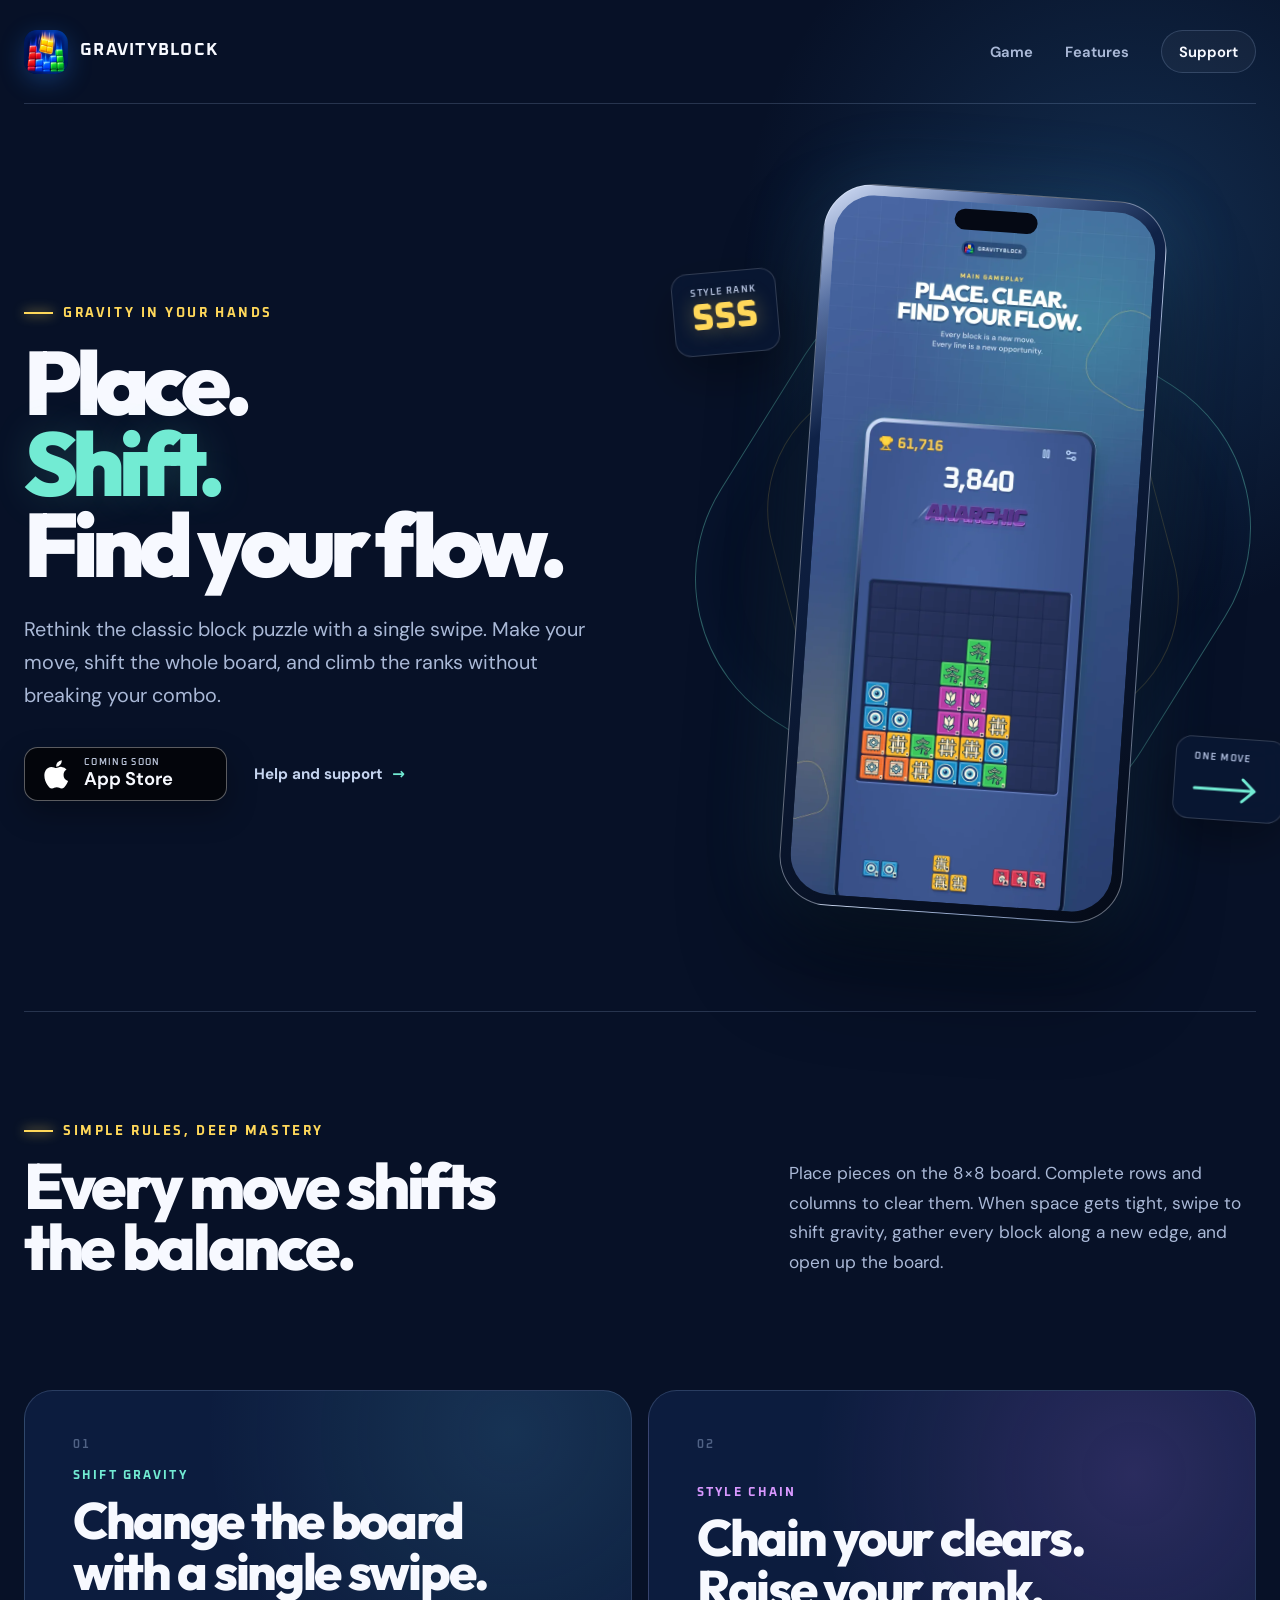
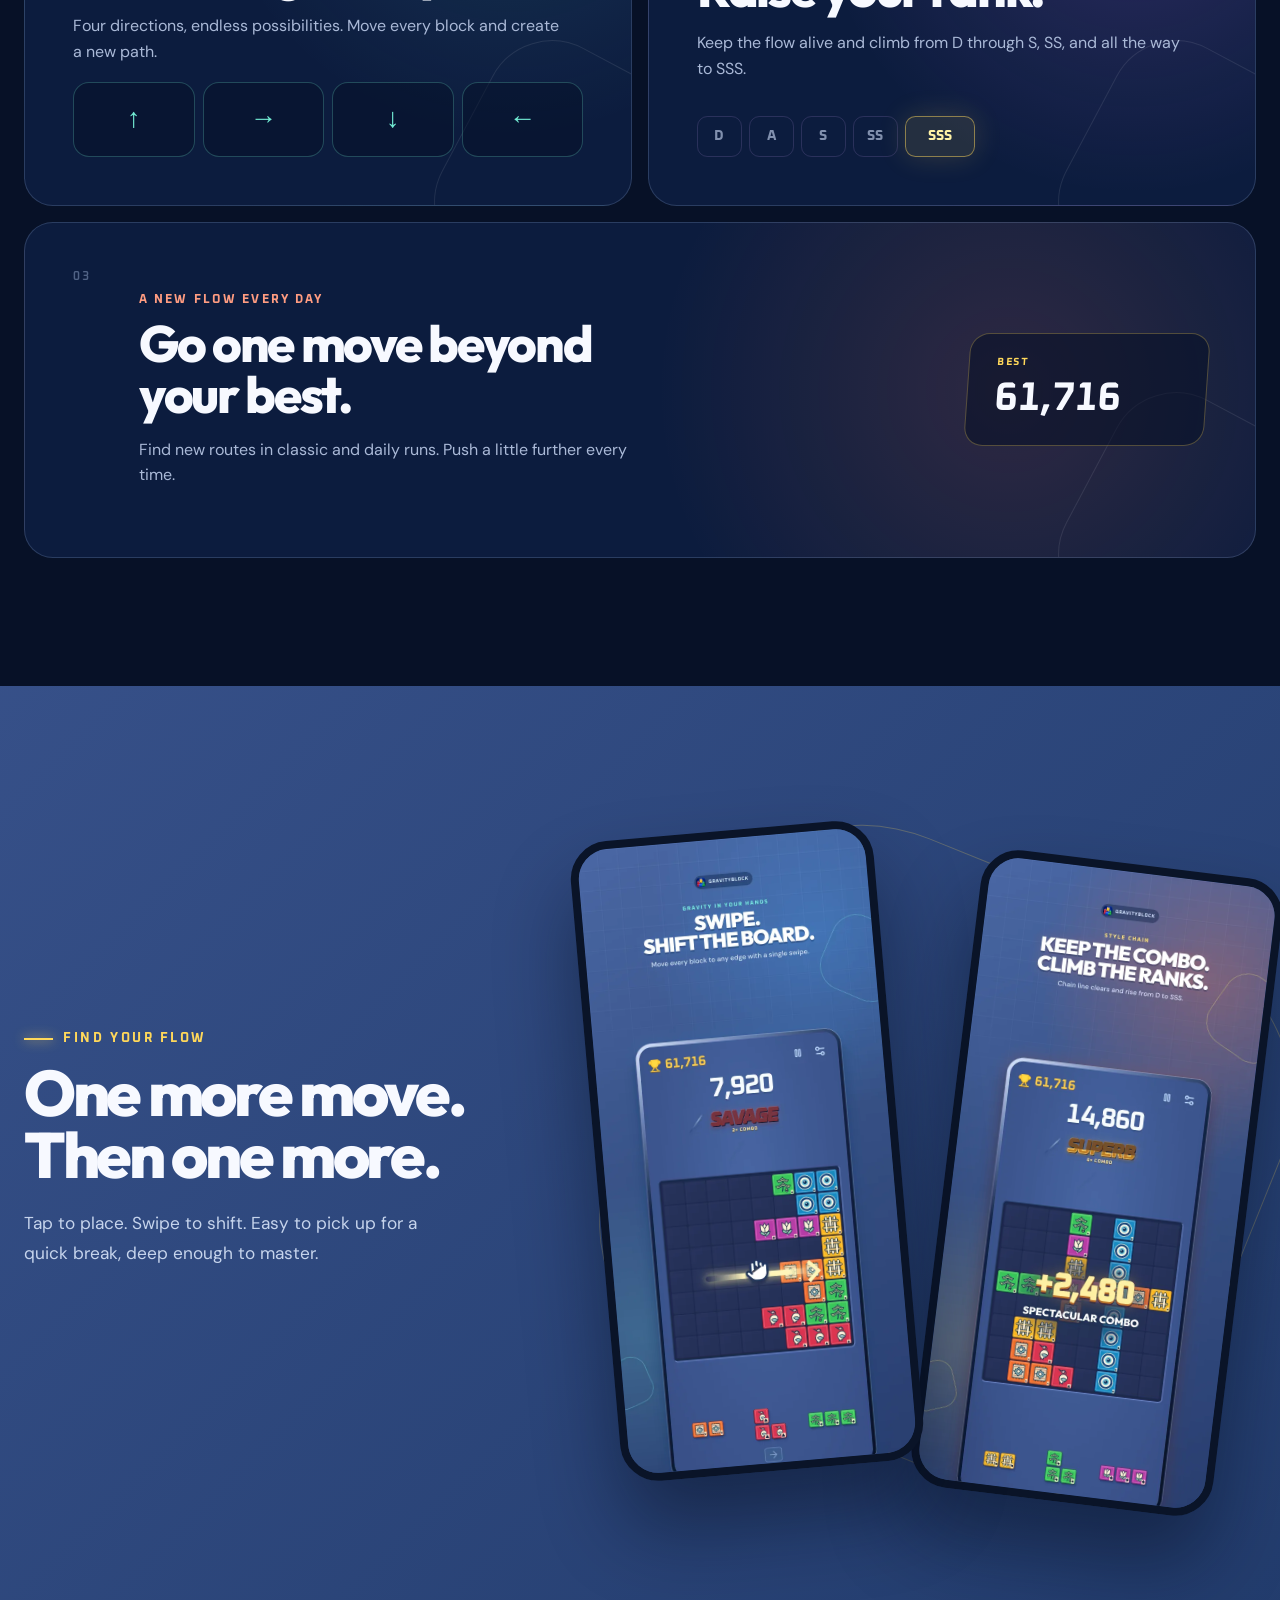
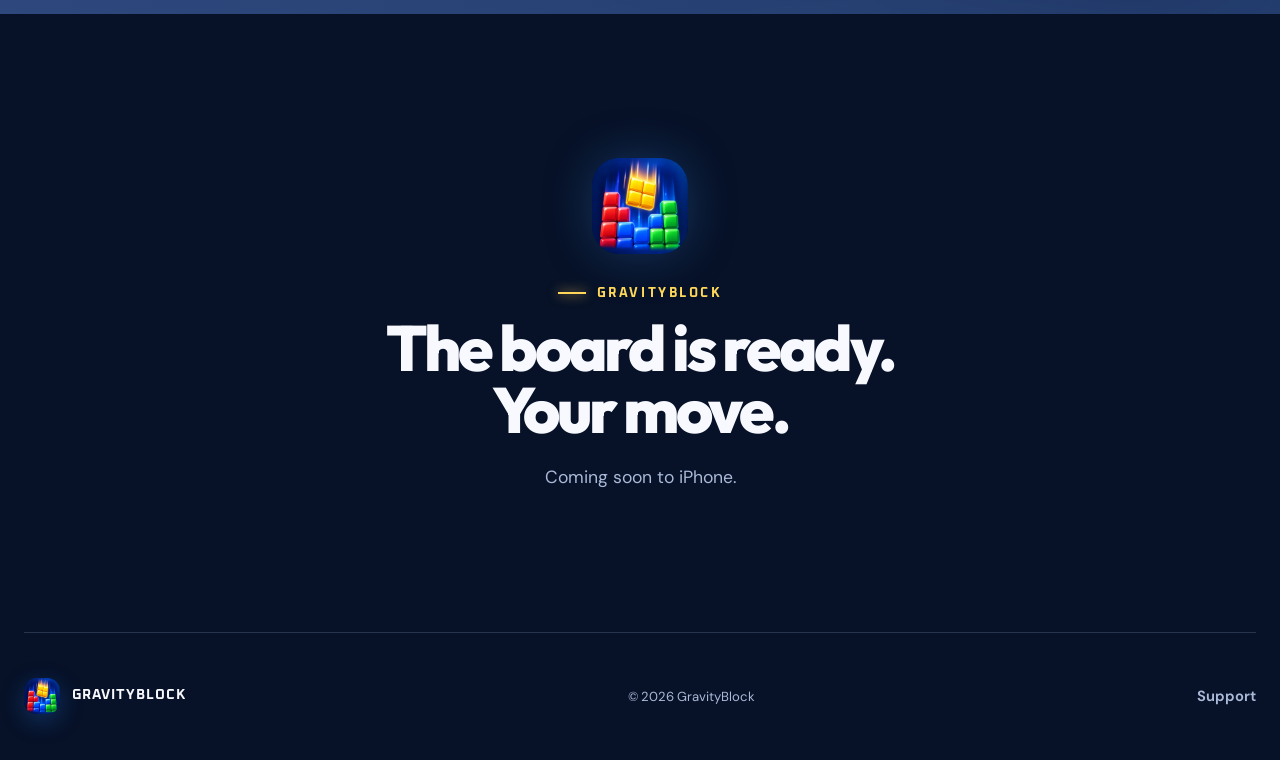
<file: index.html>
<!doctype html>
<html lang="en">
  <head>
    <meta charset="UTF-8" />
    <meta name="viewport" content="width=device-width, initial-scale=1" />
    <meta name="theme-color" content="#071127" />
    <meta
      name="description"
      content="GravityBlock: place blocks, shift gravity, build combos, and climb the style ranks from D to SSS."
    />
    <link rel="icon" href="/assets/icon.png" />
    <link rel="stylesheet" href="/styles.css" />
    <title>GravityBlock — Find your flow.</title>
  </head>
  <body>
    <a class="skip-link" href="#main">Skip to content</a>
    <header class="site-header">
      <a class="brand" href="/" aria-label="GravityBlock home">
        <img src="/assets/icon.png" alt="" width="44" height="44" />
        <span>GravityBlock</span>
      </a>
      <nav aria-label="Main navigation">
        <a href="#game">Game</a>
        <a href="#features">Features</a>
        <a class="nav-support" href="/support/">Support</a>
      </nav>
    </header>

    <main id="main">
      <section class="hero" aria-labelledby="hero-title">
        <div class="hero-copy">
          <p class="eyebrow"><span></span> GRAVITY IN YOUR HANDS</p>
          <h1 id="hero-title">Place.<br /><em>Shift.</em><br />Find your flow.</h1>
          <p class="hero-lead">
            Rethink the classic block puzzle with a single swipe. Make your move, shift the whole
            board, and climb the ranks without breaking your combo.
          </p>
          <div class="hero-actions">
            <span class="store-badge" aria-label="Coming soon to the App Store">
              <svg viewBox="0 0 24 24" aria-hidden="true">
                <path
                  d="M16.7 12.8c0-2.8 2.3-4.1 2.4-4.2a5.2 5.2 0 0 0-4.1-2.2c-1.7-.2-3.4 1-4.3 1-.9 0-2.3-1-3.8-1-2 0-3.8 1.1-4.8 2.9-2.1 3.6-.5 8.9 1.5 11.8 1 1.4 2.1 3 3.7 2.9 1.5-.1 2.1-1 3.9-1s2.3 1 3.9 1c1.6 0 2.6-1.4 3.6-2.9a12 12 0 0 0 1.6-3.3 4.9 4.9 0 0 1-3.6-5ZM14 4.6A4.9 4.9 0 0 0 15.2 1a5 5 0 0 0-3.3 1.7 4.6 4.6 0 0 0-1.2 3.5A4.2 4.2 0 0 0 14 4.6Z"
                />
              </svg>
              <span><small>COMING SOON</small>App Store</span>
            </span>
            <a class="text-link" href="/support/"
              >Help and support <span aria-hidden="true">→</span></a
            >
          </div>
        </div>

        <div class="hero-visual" aria-label="GravityBlock gameplay screen">
          <div class="orbit orbit-one"></div>
          <div class="orbit orbit-two"></div>
          <div class="rank-card" aria-hidden="true">
            <span>STYLE RANK</span>
            <strong>SSS</strong>
          </div>
          <div class="phone-frame">
            <img
              src="/assets/gameplay.webp"
              alt="GravityBlock game board with colorful block pieces"
              width="660"
              height="1434"
              fetchpriority="high"
            />
          </div>
          <div class="swipe-card" aria-hidden="true">
            <span>ONE MOVE</span>
            <svg viewBox="0 0 72 28">
              <path d="M2 14h60M50 3l12 11-12 11" />
            </svg>
          </div>
        </div>
      </section>

      <section class="game-intro" id="game" aria-labelledby="game-title">
        <div class="section-heading">
          <p class="eyebrow"><span></span> SIMPLE RULES, DEEP MASTERY</p>
          <h2 id="game-title">Every move shifts<br />the balance.</h2>
        </div>
        <p class="section-copy">
          Place pieces on the 8×8 board. Complete rows and columns to clear them. When space gets
          tight, swipe to shift gravity, gather every block along a new edge, and open up the board.
        </p>
      </section>

      <section class="feature-stage" id="features" aria-label="Game features">
        <article class="feature feature-gravity">
          <span class="feature-number">01</span>
          <div>
            <p class="feature-kicker">SHIFT GRAVITY</p>
            <h3>Change the board with a single swipe.</h3>
            <p>Four directions, endless possibilities. Move every block and create a new path.</p>
          </div>
          <div class="direction-pad" aria-hidden="true">
            <span>↑</span><span>→</span><span>↓</span><span>←</span>
          </div>
        </article>

        <article class="feature feature-combo">
          <span class="feature-number">02</span>
          <div>
            <p class="feature-kicker">STYLE CHAIN</p>
            <h3>Chain your clears. Raise your rank.</h3>
            <p>Keep the flow alive and climb from D through S, SS, and all the way to SSS.</p>
          </div>
          <div class="rank-row" aria-hidden="true">
            <span>D</span><span>A</span><span>S</span><span>SS</span><span class="active">SSS</span>
          </div>
        </article>

        <article class="feature feature-daily">
          <span class="feature-number">03</span>
          <div>
            <p class="feature-kicker">A NEW FLOW EVERY DAY</p>
            <h3>Go one move beyond your best.</h3>
            <p>Find new routes in classic and daily runs. Push a little further every time.</p>
          </div>
          <div class="score-mark" aria-hidden="true">
            <small>BEST</small>
            <strong>61,716</strong>
          </div>
        </article>
      </section>

      <section class="screens" aria-labelledby="screens-title">
        <div class="screens-copy">
          <p class="eyebrow"><span></span> FIND YOUR FLOW</p>
          <h2 id="screens-title">One more move.<br />Then one more.</h2>
          <p>
            Tap to place. Swipe to shift. Easy to pick up for a quick break, deep enough to master.
          </p>
        </div>
        <div class="screens-gallery">
          <img
            src="/assets/gravity.webp"
            alt="Gravity shifting to the right in GravityBlock"
            width="660"
            height="1434"
            loading="lazy"
          />
          <img
            src="/assets/combo.webp"
            alt="Combo and style rank in GravityBlock"
            width="660"
            height="1434"
            loading="lazy"
          />
        </div>
      </section>

      <section class="closing" aria-labelledby="closing-title">
        <img src="/assets/icon.png" alt="" width="96" height="96" />
        <p class="eyebrow"><span></span> GRAVITYBLOCK</p>
        <h2 id="closing-title">The board is ready.<br />Your move.</h2>
        <p>Coming soon to iPhone.</p>
      </section>
    </main>

    <footer>
      <a class="brand footer-brand" href="/">
        <img src="/assets/icon.png" alt="" width="36" height="36" />
        <span>GravityBlock</span>
      </a>
      <p>© 2026 GravityBlock</p>
      <nav aria-label="Footer navigation">
        <a href="/support/">Support</a>
      </nav>
    </footer>
  </body>
</html>
</file>
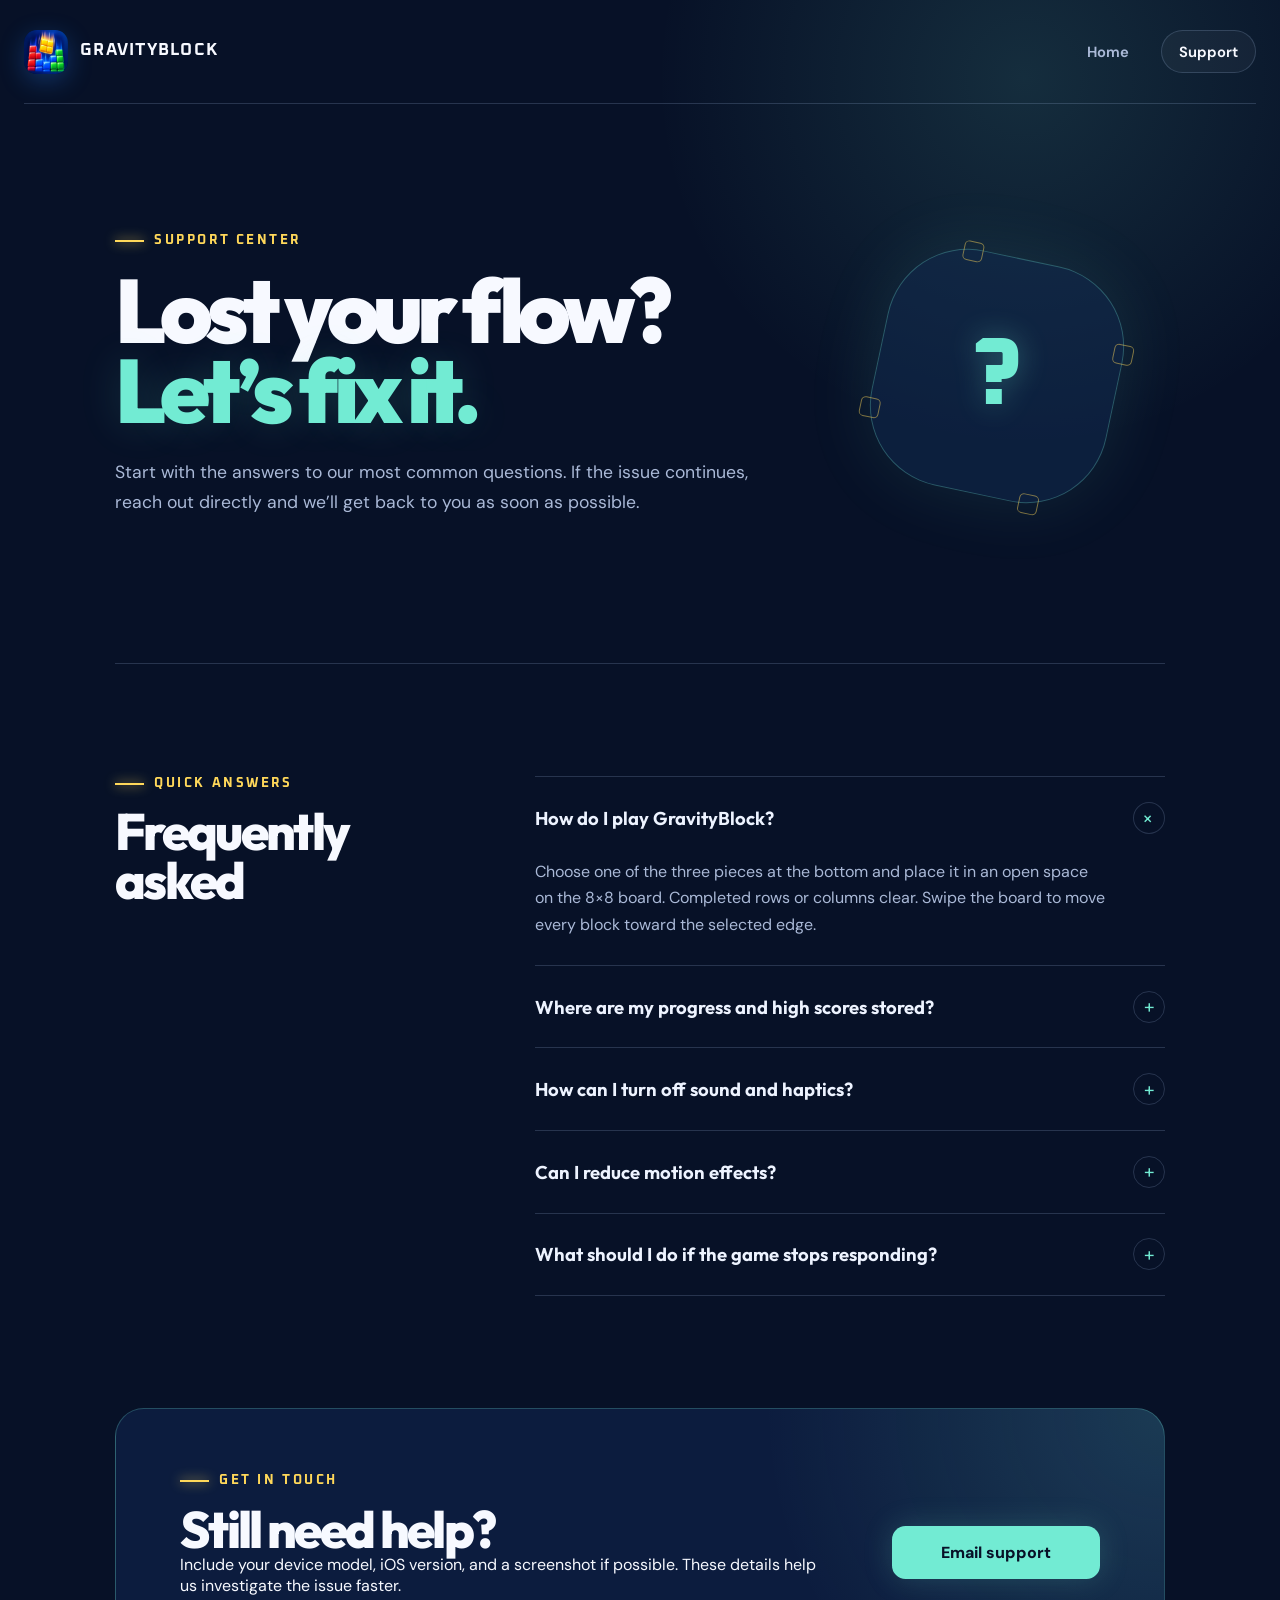
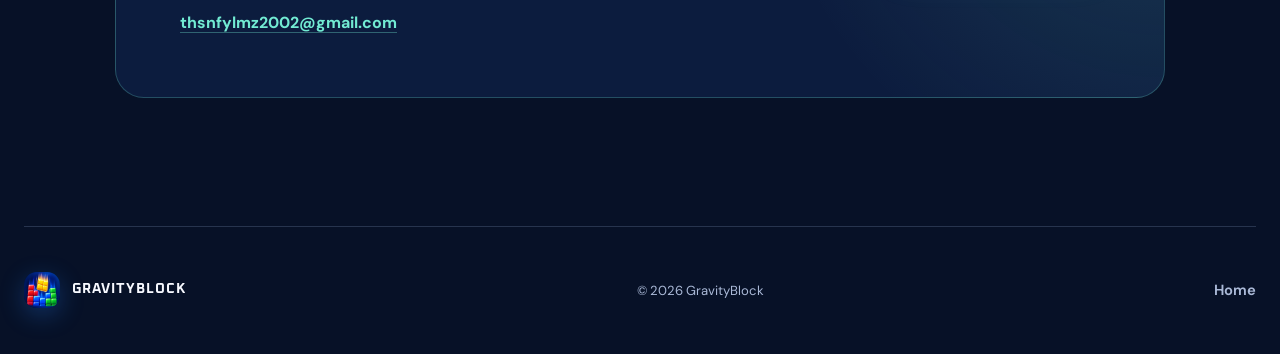
<file: support/index.html>
<!doctype html>
<html lang="en">
  <head>
    <meta charset="UTF-8" />
    <meta name="viewport" content="width=device-width, initial-scale=1" />
    <meta name="theme-color" content="#071127" />
    <meta
      name="description"
      content="GravityBlock support: get help with gameplay, saved progress, sound, haptics, and accessibility."
    />
    <link rel="icon" href="/assets/icon.png" />
    <link rel="stylesheet" href="/styles.css" />
    <title>Support — GravityBlock</title>
  </head>
  <body class="support-page">
    <a class="skip-link" href="#main">Skip to content</a>
    <header class="site-header">
      <a class="brand" href="/" aria-label="GravityBlock home">
        <img src="/assets/icon.png" alt="" width="44" height="44" />
        <span>GravityBlock</span>
      </a>
      <nav aria-label="Main navigation">
        <a href="/">Home</a>
        <a class="nav-support" href="/support/" aria-current="page">Support</a>
      </nav>
    </header>

    <main id="main" class="support-main">
      <section class="support-hero" aria-labelledby="support-title">
        <div>
          <p class="eyebrow"><span></span> SUPPORT CENTER</p>
          <h1 id="support-title">Lost your flow?<br /><em>Let’s fix it.</em></h1>
          <p>
            Start with the answers to our most common questions. If the issue continues, reach out
            directly and we’ll get back to you as soon as possible.
          </p>
        </div>
        <div class="support-mark" aria-hidden="true">
          <span>?</span>
          <i></i><i></i><i></i><i></i>
        </div>
      </section>

      <section class="faq" aria-labelledby="faq-title">
        <div class="faq-intro">
          <p class="eyebrow"><span></span> QUICK ANSWERS</p>
          <h2 id="faq-title">Frequently asked</h2>
        </div>
        <div class="faq-list">
          <details open>
            <summary>How do I play GravityBlock?<span aria-hidden="true">+</span></summary>
            <p>
              Choose one of the three pieces at the bottom and place it in an open space on the 8×8
              board. Completed rows or columns clear. Swipe the board to move every block toward the
              selected edge.
            </p>
          </details>
          <details>
            <summary>
              Where are my progress and high scores stored?<span aria-hidden="true">+</span>
            </summary>
            <p>
              Your current game, high scores, and settings are stored on your device. Deleting the
              app or clearing its data may also remove these records.
            </p>
          </details>
          <details>
            <summary>
              How can I turn off sound and haptics?<span aria-hidden="true">+</span>
            </summary>
            <p>
              Open Settings from the main menu. You can change sound and haptic feedback
              independently from there.
            </p>
          </details>
          <details>
            <summary>Can I reduce motion effects?<span aria-hidden="true">+</span></summary>
            <p>
              Yes. GravityBlock respects your device’s Reduce Motion preference. Color symbols also
              help you tell blocks apart without relying on color alone.
            </p>
          </details>
          <details>
            <summary>
              What should I do if the game stops responding?<span aria-hidden="true">+</span>
            </summary>
            <p>
              First, close the app completely and reopen it. If the issue continues, include your
              device model, iOS version, GravityBlock version, and the steps that reproduce the
              problem in your support request.
            </p>
          </details>
        </div>
      </section>

      <section class="contact-card" aria-labelledby="contact-title">
        <div>
          <p class="eyebrow"><span></span> GET IN TOUCH</p>
          <h2 id="contact-title">Still need help?</h2>
          <p>
            Include your device model, iOS version, and a screenshot if possible. These details help
            us investigate the issue faster.
          </p>
          <a class="support-email" href="mailto:thsnfylmz2002@gmail.com">thsnfylmz2002@gmail.com</a>
        </div>
        <a
          class="contact-button"
          href="mailto:thsnfylmz2002@gmail.com?subject=GravityBlock%20Support"
        >
          Email support
        </a>
      </section>
    </main>

    <footer>
      <a class="brand footer-brand" href="/">
        <img src="/assets/icon.png" alt="" width="36" height="36" />
        <span>GravityBlock</span>
      </a>
      <p>© 2026 GravityBlock</p>
      <nav aria-label="Footer navigation"><a href="/">Home</a></nav>
    </footer>
  </body>
</html>
</file>
<file: styles.css>
@font-face {
  font-family: 'Outfit';
  src: url('/assets/outfit-latin-ext.woff2') format('woff2');
  font-weight: 100 900;
  font-display: swap;
  unicode-range:
    U+0100-02BA, U+02BD-02C5, U+02C7-02CC, U+02CE-02D7, U+02DD-02FF, U+0304, U+0308, U+0329,
    U+1D00-1DBF, U+1E00-1E9F, U+1EF2-1EFF, U+2020, U+20A0-20AB, U+20AD-20C0, U+2113, U+2C60-2C7F,
    U+A720-A7FF;
}
@font-face {
  font-family: 'Outfit';
  src: url('/assets/outfit-latin.woff2') format('woff2');
  font-weight: 100 900;
  font-display: swap;
  unicode-range:
    U+0000-00FF, U+0131, U+0152-0153, U+02BB-02BC, U+02C6, U+02DA, U+02DC, U+0304, U+0308, U+0329,
    U+2000-206F, U+20AC, U+2122, U+2191, U+2193, U+2212, U+2215, U+FEFF, U+FFFD;
}
@font-face {
  font-family: 'DM Sans';
  src: url('/assets/dm-sans-latin-ext.woff2') format('woff2');
  font-weight: 100 900;
  font-display: swap;
  unicode-range:
    U+0100-02BA, U+02BD-02C5, U+02C7-02CC, U+02CE-02D7, U+02DD-02FF, U+0304, U+0308, U+0329,
    U+1D00-1DBF, U+1E00-1E9F, U+1EF2-1EFF, U+2020, U+20A0-20AB, U+20AD-20C0, U+2113, U+2C60-2C7F,
    U+A720-A7FF;
}
@font-face {
  font-family: 'DM Sans';
  src: url('/assets/dm-sans-latin.woff2') format('woff2');
  font-weight: 100 900;
  font-display: swap;
  unicode-range:
    U+0000-00FF, U+0131, U+0152-0153, U+02BB-02BC, U+02C6, U+02DA, U+02DC, U+0304, U+0308, U+0329,
    U+2000-206F, U+20AC, U+2122, U+2191, U+2193, U+2212, U+2215, U+FEFF, U+FFFD;
}
@font-face {
  font-family: 'Oxanium';
  src: url('/assets/oxanium-latin-ext.woff2') format('woff2');
  font-weight: 200 800;
  font-display: swap;
  unicode-range:
    U+0100-02BA, U+02BD-02C5, U+02C7-02CC, U+02CE-02D7, U+02DD-02FF, U+0304, U+0308, U+0329,
    U+1D00-1DBF, U+1E00-1E9F, U+1EF2-1EFF, U+2020, U+20A0-20AB, U+20AD-20C0, U+2113, U+2C60-2C7F,
    U+A720-A7FF;
}
@font-face {
  font-family: 'Oxanium';
  src: url('/assets/oxanium-latin.woff2') format('woff2');
  font-weight: 200 800;
  font-display: swap;
  unicode-range:
    U+0000-00FF, U+0131, U+0152-0153, U+02BB-02BC, U+02C6, U+02DA, U+02DC, U+0304, U+0308, U+0329,
    U+2000-206F, U+20AC, U+2122, U+2191, U+2193, U+2212, U+2215, U+FEFF, U+FFFD;
}

:root {
  color-scheme: dark;
  --ink: #f7f9ff;
  --muted: #aab9d7;
  --blue-950: #071127;
  --blue-900: #0b1938;
  --blue-800: #142957;
  --line: rgba(182, 208, 255, 0.18);
  --yellow: #ffd85a;
  --mint: #72ebd3;
  --orange: #ff7b58;
  --purple: #bb74f2;
  --ease: cubic-bezier(0.2, 0.75, 0.2, 1);
  font-family: 'DM Sans', system-ui, sans-serif;
  font-synthesis: none;
  text-rendering: optimizeLegibility;
  background: var(--blue-950);
}

* {
  box-sizing: border-box;
}

html {
  scroll-behavior: smooth;
}

body {
  margin: 0;
  min-width: 320px;
  color: var(--ink);
  background:
    radial-gradient(circle at 88% 6%, rgba(58, 137, 208, 0.23), transparent 24rem), var(--blue-950);
}

body::before {
  position: fixed;
  z-index: -1;
  inset: 0;
  content: '';
  pointer-events: none;
  opacity: 0.055;
  background-image:
    linear-gradient(#fff 1px, transparent 1px), linear-gradient(90deg, #fff 1px, transparent 1px);
  background-size: 72px 72px;
  mask-image: linear-gradient(to bottom, #000, transparent 70%);
}

a {
  color: inherit;
  text-decoration: none;
}

img,
svg {
  display: block;
}

h1,
h2,
h3,
p {
  margin: 0;
}

h1,
h2,
h3 {
  font-family: 'Outfit', system-ui, sans-serif;
}

.skip-link {
  position: fixed;
  z-index: 100;
  top: 0.75rem;
  left: 0.75rem;
  padding: 0.75rem 1rem;
  border-radius: 0.5rem;
  color: var(--blue-950);
  background: var(--yellow);
  transform: translateY(-160%);
  transition: transform 160ms ease;
}

.skip-link:focus {
  transform: translateY(0);
}

.site-header,
footer {
  width: min(1240px, calc(100% - 3rem));
  margin-inline: auto;
  display: flex;
  align-items: center;
  justify-content: space-between;
}

.site-header {
  position: relative;
  z-index: 20;
  min-height: 6.5rem;
  border-bottom: 1px solid var(--line);
}

.brand {
  display: inline-flex;
  align-items: center;
  gap: 0.75rem;
  font:
    700 1.05rem/1 'Oxanium',
    sans-serif;
  letter-spacing: 0.075em;
  text-transform: uppercase;
}

.brand img {
  border-radius: 0.8rem;
  box-shadow: 0 7px 24px rgba(38, 132, 255, 0.28);
}

.site-header nav,
footer nav {
  display: flex;
  align-items: center;
  gap: 2rem;
}

.site-header nav a,
footer nav a {
  color: var(--muted);
  font-size: 0.92rem;
  font-weight: 650;
  transition: color 160ms ease;
}

.site-header nav a:hover,
.site-header nav a:focus-visible,
footer nav a:hover,
footer nav a:focus-visible,
.text-link:hover,
.text-link:focus-visible {
  color: #fff;
}

.site-header .nav-support {
  padding: 0.68rem 1.05rem;
  color: var(--ink);
  border: 1px solid var(--line);
  border-radius: 999px;
  background: rgba(255, 255, 255, 0.04);
}

.hero {
  width: min(1240px, calc(100% - 3rem));
  min-height: 48rem;
  margin: 0 auto;
  padding: 5.5rem 0 6rem;
  display: grid;
  grid-template-columns: minmax(0, 1.02fr) minmax(22rem, 0.98fr);
  align-items: center;
  gap: clamp(2rem, 6vw, 6rem);
}

.hero-copy {
  position: relative;
  z-index: 2;
}

.eyebrow {
  display: flex;
  align-items: center;
  gap: 0.65rem;
  color: var(--yellow);
  font:
    720 0.8rem/1.2 'Oxanium',
    sans-serif;
  letter-spacing: 0.2em;
}

.eyebrow span {
  width: 1.8rem;
  height: 2px;
  background: currentColor;
  box-shadow: 0 0 12px currentColor;
}

.hero h1,
.support-hero h1 {
  margin-top: 1.35rem;
  font-size: clamp(3.9rem, 7vw, 6.9rem);
  font-weight: 860;
  line-height: 0.9;
  letter-spacing: -0.066em;
}

.hero h1 em,
.support-hero h1 em {
  color: var(--mint);
  font-style: normal;
  text-shadow: 0 0 40px rgba(114, 235, 211, 0.16);
}

.hero-lead {
  max-width: 37rem;
  margin-top: 1.8rem;
  color: var(--muted);
  font-size: clamp(1.05rem, 1.6vw, 1.24rem);
  line-height: 1.65;
}

.hero-actions {
  margin-top: 2.2rem;
  display: flex;
  align-items: center;
  gap: 1.65rem;
  flex-wrap: wrap;
}

.store-badge {
  min-width: 12.7rem;
  padding: 0.65rem 1.1rem;
  display: inline-flex;
  align-items: center;
  gap: 0.75rem;
  border: 1px solid rgba(255, 255, 255, 0.35);
  border-radius: 0.85rem;
  background: #03050b;
  box-shadow: 0 12px 30px rgba(0, 0, 0, 0.3);
}

.store-badge svg {
  width: 1.85rem;
  height: 1.85rem;
  fill: #fff;
}

.store-badge span {
  font-size: 1.15rem;
  font-weight: 650;
  line-height: 1.05;
}

.store-badge small {
  display: block;
  margin-bottom: 0.2rem;
  color: #b9c3d8;
  font:
    600 0.58rem/1 'Oxanium',
    sans-serif;
  letter-spacing: 0.14em;
}

.text-link {
  padding: 0.8rem 0;
  color: #c5d4ef;
  font-size: 0.95rem;
  font-weight: 700;
}

.text-link span {
  margin-left: 0.35rem;
  color: var(--mint);
}

.hero-visual {
  position: relative;
  min-height: 39rem;
  display: grid;
  place-items: center;
}

.phone-frame {
  position: relative;
  z-index: 2;
  width: min(21.5rem, 72vw);
  padding: 0.6rem;
  border: 1px solid rgba(230, 240, 255, 0.42);
  border-radius: 3.1rem;
  background: linear-gradient(145deg, #d9e4fb, #5871a3 13%, #0f2247 27%, #050b18);
  box-shadow:
    0 3.5rem 6rem rgba(0, 0, 0, 0.48),
    0 0 5rem rgba(68, 171, 232, 0.18);
  rotate: 4deg;
}

.phone-frame::before {
  position: absolute;
  z-index: 3;
  top: 1.05rem;
  left: 50%;
  width: 5.2rem;
  height: 1.35rem;
  content: '';
  border-radius: 999px;
  background: #050914;
  translate: -50% 0;
}

.phone-frame img {
  width: 100%;
  height: auto;
  border-radius: 2.55rem;
}

.orbit {
  position: absolute;
  border: 1px solid rgba(114, 235, 211, 0.35);
  border-radius: 34%;
  rotate: 32deg;
}

.orbit-one {
  width: 31rem;
  height: 31rem;
  box-shadow: inset 0 0 60px rgba(67, 151, 231, 0.05);
}

.orbit-two {
  width: 24rem;
  height: 24rem;
  border-color: rgba(255, 216, 90, 0.18);
  rotate: -15deg;
}

.rank-card,
.swipe-card {
  position: absolute;
  z-index: 4;
  padding: 1rem 1.15rem;
  border: 1px solid rgba(255, 255, 255, 0.16);
  border-radius: 1rem;
  background: rgba(9, 23, 51, 0.86);
  box-shadow: 0 1.3rem 3rem rgba(0, 0, 0, 0.32);
  backdrop-filter: blur(16px);
}

.rank-card {
  top: 11%;
  left: -3%;
  rotate: -5deg;
}

.rank-card span,
.swipe-card span {
  display: block;
  color: #aebddd;
  font:
    650 0.56rem/1 'Oxanium',
    sans-serif;
  letter-spacing: 0.16em;
}

.rank-card strong {
  display: block;
  margin-top: 0.2rem;
  color: var(--yellow);
  font:
    italic 800 2.3rem/1 'Oxanium',
    sans-serif;
  text-shadow: 0 0 20px rgba(255, 216, 90, 0.38);
}

.swipe-card {
  right: -5%;
  bottom: 13%;
  rotate: 4deg;
}

.swipe-card svg {
  width: 4.5rem;
  margin-top: 0.75rem;
  fill: none;
  stroke: var(--mint);
  stroke-width: 3;
  stroke-linecap: round;
  stroke-linejoin: round;
}

.game-intro {
  width: min(1240px, calc(100% - 3rem));
  margin: 0 auto;
  padding: 7rem 0;
  display: grid;
  grid-template-columns: 1.2fr 0.8fr;
  align-items: end;
  gap: 4rem;
  border-top: 1px solid var(--line);
}

.section-heading h2,
.screens h2,
.closing h2,
.faq-intro h2,
.contact-card h2 {
  margin-top: 1rem;
  font-size: clamp(2.7rem, 5vw, 5.1rem);
  font-weight: 810;
  line-height: 0.96;
  letter-spacing: -0.052em;
}

.section-copy,
.screens-copy > p:last-child,
.contact-card > div > p:last-child {
  color: var(--muted);
  font-size: 1.08rem;
  line-height: 1.72;
}

.feature-stage {
  width: min(1240px, calc(100% - 3rem));
  margin: 0 auto;
  display: grid;
  grid-template-columns: repeat(2, minmax(0, 1fr));
  gap: 1rem;
}

.feature {
  position: relative;
  min-height: 26rem;
  padding: clamp(1.7rem, 4vw, 3rem);
  display: flex;
  flex-direction: column;
  justify-content: space-between;
  overflow: hidden;
  border: 1px solid var(--line);
  border-radius: 1.8rem;
  background:
    radial-gradient(circle at 80% 10%, rgba(99, 206, 224, 0.13), transparent 19rem),
    rgba(16, 34, 74, 0.68);
}

.feature::after {
  position: absolute;
  right: -4rem;
  bottom: -6rem;
  width: 15rem;
  height: 15rem;
  content: '';
  border: 1px solid rgba(255, 255, 255, 0.09);
  border-radius: 28%;
  rotate: 28deg;
}

.feature-combo {
  background:
    radial-gradient(circle at 80% 20%, rgba(187, 116, 242, 0.18), transparent 20rem),
    rgba(16, 34, 74, 0.68);
}

.feature-daily {
  grid-column: 1 / -1;
  min-height: 21rem;
  display: grid;
  grid-template-columns: auto minmax(0, 1fr) auto;
  align-items: center;
  gap: 3rem;
  background:
    radial-gradient(circle at 80% 50%, rgba(255, 123, 88, 0.14), transparent 22rem),
    rgba(16, 34, 74, 0.68);
}

.feature-number {
  align-self: flex-start;
  color: rgba(198, 219, 255, 0.37);
  font:
    600 0.75rem/1 'Oxanium',
    sans-serif;
  letter-spacing: 0.16em;
}

.feature-kicker {
  margin-bottom: 0.7rem;
  color: var(--mint);
  font:
    720 0.74rem/1.3 'Oxanium',
    sans-serif;
  letter-spacing: 0.18em;
}

.feature-combo .feature-kicker {
  color: #d998ff;
}

.feature-daily .feature-kicker {
  color: #ff9c81;
}

.feature h3 {
  max-width: 30rem;
  font-size: clamp(2rem, 4vw, 3.4rem);
  font-weight: 780;
  line-height: 1;
  letter-spacing: -0.045em;
}

.feature > div > p:last-child {
  max-width: 31rem;
  margin-top: 1rem;
  color: var(--muted);
  font-size: 1rem;
  line-height: 1.6;
}

.direction-pad {
  position: relative;
  z-index: 2;
  display: grid;
  grid-template-columns: repeat(4, 1fr);
  gap: 0.5rem;
}

.direction-pad span {
  display: grid;
  min-height: 4.7rem;
  place-items: center;
  border: 1px solid rgba(114, 235, 211, 0.25);
  border-radius: 1rem;
  color: var(--mint);
  background: rgba(5, 16, 38, 0.48);
  font:
    500 1.7rem/1 'Oxanium',
    sans-serif;
}

.rank-row {
  position: relative;
  z-index: 2;
  display: flex;
  align-items: center;
  gap: 0.45rem;
}

.rank-row span {
  min-width: 2.8rem;
  padding: 0.75rem 0.65rem;
  text-align: center;
  border: 1px solid rgba(194, 156, 235, 0.17);
  border-radius: 0.65rem;
  color: #8190ae;
  font:
    italic 750 0.9rem/1 'Oxanium',
    sans-serif;
}

.rank-row .active {
  min-width: 4.4rem;
  color: #fff3a6;
  border-color: rgba(255, 216, 90, 0.48);
  background: rgba(255, 216, 90, 0.1);
  box-shadow: 0 0 28px rgba(255, 216, 90, 0.16);
}

.score-mark {
  position: relative;
  z-index: 2;
  min-width: 15rem;
  padding: 1.35rem 1.7rem;
  border: 1px solid rgba(255, 216, 90, 0.28);
  border-radius: 1.2rem;
  background: rgba(6, 16, 37, 0.54);
  transform: skewX(-4deg);
}

.score-mark small,
.score-mark strong {
  display: block;
  font-family: 'Oxanium', sans-serif;
}

.score-mark small {
  color: var(--yellow);
  font-size: 0.65rem;
  font-weight: 700;
  letter-spacing: 0.17em;
}

.score-mark strong {
  margin-top: 0.3rem;
  font-size: 2.5rem;
}

.screens {
  margin-top: 8rem;
  padding: 8rem max(1.5rem, calc((100vw - 1240px) / 2));
  display: grid;
  grid-template-columns: 0.78fr 1.22fr;
  align-items: center;
  gap: clamp(3rem, 8vw, 8rem);
  overflow: hidden;
  background:
    linear-gradient(135deg, rgba(56, 82, 139, 0.95), rgba(35, 61, 110, 0.96)), var(--blue-800);
}

.screens-copy {
  position: relative;
  z-index: 3;
}

.screens-copy > p:last-child {
  max-width: 32rem;
  margin-top: 1.5rem;
  color: #c6d4ec;
}

.screens-gallery {
  position: relative;
  min-height: 42rem;
}

.screens-gallery::before {
  position: absolute;
  inset: 8% 0 5% 10%;
  content: '';
  border: 1px solid rgba(255, 216, 90, 0.24);
  border-radius: 28%;
  rotate: 22deg;
}

.screens-gallery img {
  position: absolute;
  width: min(19rem, 52%);
  height: auto;
  border: 0.55rem solid #0a1428;
  border-radius: 2.4rem;
  box-shadow: 0 3rem 5rem rgba(4, 10, 28, 0.46);
}

.screens-gallery img:first-child {
  z-index: 2;
  top: 1rem;
  left: 4%;
  rotate: -5deg;
}

.screens-gallery img:last-child {
  z-index: 1;
  top: 3rem;
  right: 1%;
  rotate: 7deg;
}

.closing {
  width: min(820px, calc(100% - 3rem));
  margin: 0 auto;
  padding: 9rem 0;
  text-align: center;
}

.closing > img {
  margin: 0 auto 2rem;
  border-radius: 1.7rem;
  box-shadow: 0 0 50px rgba(61, 159, 255, 0.25);
}

.closing .eyebrow {
  justify-content: center;
}

.closing h2 {
  margin-top: 1rem;
}

.closing > p:last-child {
  margin-top: 1.6rem;
  color: var(--muted);
  font-size: 1.1rem;
}

footer {
  min-height: 8rem;
  border-top: 1px solid var(--line);
  color: var(--muted);
}

.footer-brand {
  color: var(--ink);
  font-size: 0.85rem;
}

footer > p {
  font-size: 0.82rem;
}

/* Support */
.support-page {
  background:
    radial-gradient(circle at 80% 4%, rgba(114, 235, 211, 0.13), transparent 23rem), var(--blue-950);
}

.support-main {
  width: min(1050px, calc(100% - 3rem));
  margin: 0 auto;
}

.support-hero {
  min-height: 35rem;
  padding: 6rem 0 7rem;
  display: grid;
  grid-template-columns: 1fr 18rem;
  align-items: center;
  gap: 5rem;
  border-bottom: 1px solid var(--line);
}

.support-hero h1 {
  font-size: clamp(3.6rem, 7vw, 6.5rem);
}

.support-hero > div:first-child > p:last-child {
  max-width: 42rem;
  margin-top: 1.7rem;
  color: var(--muted);
  font-size: 1.1rem;
  line-height: 1.7;
}

.support-mark {
  position: relative;
  width: 15rem;
  height: 15rem;
  display: grid;
  place-items: center;
  border: 1px solid rgba(114, 235, 211, 0.28);
  border-radius: 34%;
  rotate: 12deg;
  background: rgba(21, 49, 90, 0.45);
  box-shadow: 0 0 70px rgba(114, 235, 211, 0.1);
}

.support-mark span {
  color: var(--mint);
  font:
    760 6rem/1 'Oxanium',
    sans-serif;
  rotate: -12deg;
  text-shadow: 0 0 30px rgba(114, 235, 211, 0.32);
}

.support-mark i {
  position: absolute;
  width: 1.25rem;
  height: 1.25rem;
  border: 1px solid rgba(255, 216, 90, 0.48);
  border-radius: 0.3rem;
}

.support-mark i:nth-of-type(1) {
  top: -0.5rem;
  left: 25%;
}
.support-mark i:nth-of-type(2) {
  top: 26%;
  right: -0.6rem;
}
.support-mark i:nth-of-type(3) {
  right: 22%;
  bottom: -0.6rem;
}
.support-mark i:nth-of-type(4) {
  bottom: 22%;
  left: -0.55rem;
}

.faq {
  padding: 7rem 0;
  display: grid;
  grid-template-columns: 0.7fr 1.3fr;
  gap: 5rem;
}

.faq-intro h2 {
  font-size: clamp(2.8rem, 4vw, 4.2rem);
}

.faq-list {
  border-top: 1px solid var(--line);
}

.faq details {
  border-bottom: 1px solid var(--line);
}

.faq summary {
  padding: 1.55rem 0;
  display: grid;
  grid-template-columns: 1fr auto;
  align-items: center;
  gap: 1.5rem;
  cursor: pointer;
  color: #edf3ff;
  font-family: 'Outfit', sans-serif;
  font-size: 1.16rem;
  font-weight: 660;
  list-style: none;
}

.faq summary::-webkit-details-marker {
  display: none;
}

.faq summary span {
  width: 2rem;
  height: 2rem;
  display: grid;
  place-items: center;
  border: 1px solid var(--line);
  border-radius: 50%;
  color: var(--mint);
  font-family: 'DM Sans', sans-serif;
  font-size: 1.2rem;
  font-weight: 400;
  transition: rotate 180ms ease;
}

.faq details[open] summary span {
  rotate: 45deg;
}

.faq details p {
  padding: 0 3.5rem 1.6rem 0;
  color: var(--muted);
  font-size: 1rem;
  line-height: 1.68;
}

.contact-card {
  margin-bottom: 8rem;
  padding: clamp(2rem, 5vw, 4.5rem);
  display: grid;
  grid-template-columns: 1fr auto;
  align-items: center;
  gap: 4rem;
  border: 1px solid rgba(114, 235, 211, 0.24);
  border-radius: 1.8rem;
  background:
    radial-gradient(circle at 100% 0, rgba(114, 235, 211, 0.15), transparent 25rem),
    rgba(16, 34, 74, 0.68);
}

.contact-card h2 {
  font-size: clamp(2.4rem, 4vw, 3.8rem);
}

.contact-card > div > p:last-child {
  max-width: 38rem;
  margin-top: 1rem;
}

.support-email {
  display: inline-block;
  margin-top: 1rem;
  color: var(--mint);
  font-weight: 700;
  text-decoration: underline;
  text-decoration-color: rgba(114, 235, 211, 0.35);
  text-underline-offset: 0.28em;
}

.contact-button {
  min-width: 13rem;
  padding: 1rem 1.4rem;
  border-radius: 0.85rem;
  color: #071127;
  background: var(--mint);
  text-align: center;
  font-weight: 800;
  box-shadow: 0 0 30px rgba(114, 235, 211, 0.18);
}

@media (max-width: 900px) {
  .hero {
    grid-template-columns: 1fr;
    padding-top: 4rem;
  }
  .hero-copy {
    max-width: 44rem;
  }
  .hero-visual {
    min-height: 43rem;
  }
  .rank-card {
    left: 8%;
  }
  .swipe-card {
    right: 7%;
  }
  .game-intro,
  .screens,
  .faq {
    grid-template-columns: 1fr;
  }
  .game-intro,
  .faq {
    gap: 2rem;
  }
  .section-copy {
    max-width: 40rem;
  }
  .screens {
    padding-top: 6rem;
    padding-bottom: 4rem;
  }
  .screens-gallery {
    min-height: 41rem;
    max-width: 42rem;
    width: 100%;
    margin-inline: auto;
  }
  .support-hero {
    grid-template-columns: 1fr;
    gap: 3rem;
  }
  .support-mark {
    display: none;
  }
  .contact-card {
    grid-template-columns: 1fr;
    gap: 2rem;
  }
  .contact-button {
    justify-self: start;
  }
}

@media (max-width: 680px) {
  .site-header,
  footer,
  .hero,
  .game-intro,
  .feature-stage,
  .closing,
  .support-main {
    width: min(100% - 2rem, 1240px);
  }
  .site-header {
    min-height: 5.3rem;
  }
  .brand {
    font-size: 0.83rem;
  }
  .brand img {
    width: 2.25rem;
    height: 2.25rem;
  }
  .site-header nav {
    gap: 0.65rem;
  }
  .site-header nav a:not(.nav-support) {
    display: none;
  }
  .hero {
    min-height: 0;
    padding: 3.5rem 0 4rem;
    gap: 2rem;
  }
  .hero h1,
  .support-hero h1 {
    font-size: clamp(3.15rem, 16.5vw, 5rem);
  }
  .hero-lead {
    line-height: 1.55;
  }
  .hero-visual {
    min-height: 35rem;
  }
  .phone-frame {
    width: min(18rem, 75vw);
    border-radius: 2.6rem;
  }
  .phone-frame img {
    border-radius: 2.1rem;
  }
  .orbit-one {
    width: 22rem;
    height: 22rem;
  }
  .orbit-two {
    width: 17rem;
    height: 17rem;
  }
  .rank-card {
    left: 0;
    top: 13%;
  }
  .swipe-card {
    right: 0;
    bottom: 10%;
  }
  .game-intro {
    padding: 5rem 0;
  }
  .section-heading h2,
  .screens h2,
  .closing h2 {
    font-size: clamp(2.65rem, 13vw, 4.1rem);
  }
  .feature-stage {
    grid-template-columns: 1fr;
  }
  .feature,
  .feature-daily {
    grid-column: auto;
    min-height: 23rem;
    display: flex;
    gap: 1.7rem;
  }
  .feature-daily {
    align-items: stretch;
  }
  .feature h3 {
    font-size: 2.4rem;
  }
  .score-mark {
    min-width: 0;
  }
  .screens {
    margin-top: 5rem;
    padding-inline: 1rem;
  }
  .screens-gallery {
    min-height: 32rem;
  }
  .screens-gallery img {
    width: 58%;
    border-width: 0.38rem;
    border-radius: 1.65rem;
  }
  .screens-gallery img:last-child {
    right: -2%;
  }
  .closing {
    padding: 6rem 0;
  }
  footer {
    min-height: 10rem;
    flex-wrap: wrap;
    gap: 1rem;
    padding: 2rem 0;
  }
  footer > p {
    order: 3;
    width: 100%;
  }
  .support-hero {
    min-height: auto;
    padding: 4.5rem 0 5rem;
  }
  .faq {
    padding: 5rem 0;
  }
  .faq summary {
    font-size: 1.05rem;
  }
  .faq details p {
    padding-right: 0;
  }
  .contact-card {
    margin-bottom: 5rem;
  }
  .contact-button {
    width: 100%;
  }
}

@media (prefers-reduced-motion: reduce) {
  html {
    scroll-behavior: auto;
  }
}
</file>
